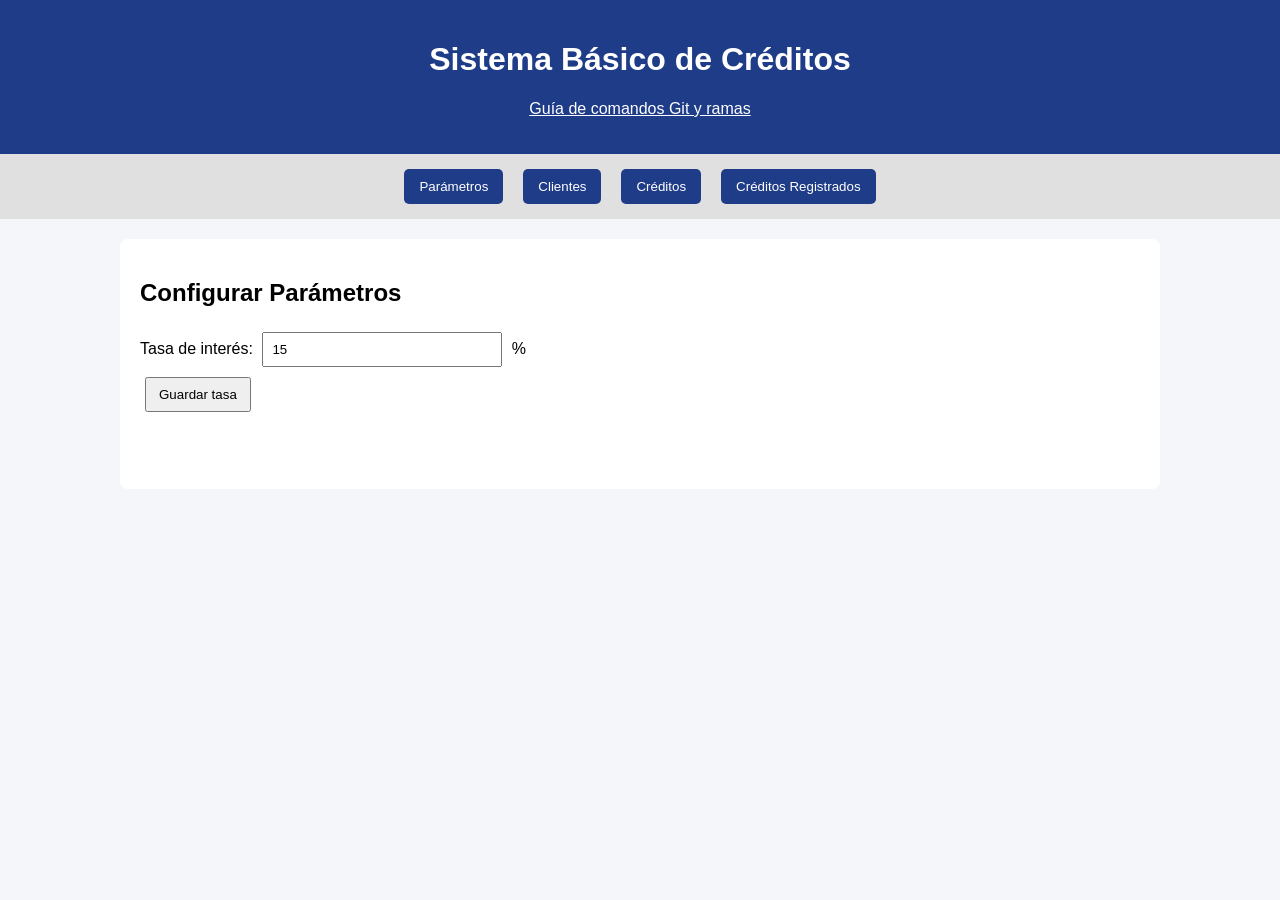
<file: index.html>
<!DOCTYPE html>
<html lang="es">
<head>
  <meta charset="UTF-8">
  <meta name="viewport" content="width=device-width, initial-scale=1">
  <title>Sistema de Créditos</title>
</head>
<body>

<header>
  <h1>Sistema Básico de Créditos</h1>
   <link rel="stylesheet" href="simulador_completo.css">
<p><a href="Ramas/index.html">Guía de comandos Git y ramas</a></p>
</header>

<nav>
  <button onclick="mostrarSeccion('parametros')">Parámetros</button>
  <button onclick="mostrarSeccion('clientes')">Clientes</button>
  <button onclick="mostrarSeccion('creditos')">Créditos</button>
<button onclick="mostrarSeccion('listaCreditos')">Créditos Registrados</button>
</nav>

<section id="parametros" class="activa">
  <h2>Configurar Parámetros</h2>

  <label for="tasaInteres">Tasa de interés:</label>
  <input type="number" id="tasaInteres" min="10" max="20" value="15" step="any">
  <span>%</span>

  <br>
  <button onclick="guardarTasa()">Guardar tasa</button>

  <p id="mensajeTasa" role="status"></p>
</section>

<section id="clientes">
  <h2>Registro de Clientes</h2>

  <div class="campos">
    <label>Cédula<input type="text" id="cedula" placeholder="Ej. 0101234567" inputmode="numeric"></label>
    <label>Nombre<input type="text" id="nombre" placeholder="Nombre del cliente"></label>
    <label>Apellido<input type="text" id="apellido" placeholder="Apellido del cliente"></label>
    <label>Ingresos<input type="number" id="ingresos" placeholder="Ingresos mensuales" min="0" step="any"></label>
    <label>Egresos<input type="number" id="egresos" placeholder="Egresos mensuales" min="0" step="any"></label>
  </div>
  <button id="btnGuardarCliente" onclick="guardarCliente()">Guardar cliente</button>
  <button onclick="limpiar()">Limpiar</button>
  <p id="mensajeCliente" role="status"></p>
  <div class="tabla-contenedor">
  <table>
    <thead>
      <tr>
        <th>Cédula</th>
        <th>Nombre</th>
        <th>Apellido</th>
        <th>Ingresos</th>
        <th>Egresos</th>
        <th>Acciones</th>
      </tr>
    </thead>
    <tbody id="tablaClientes">
    </tbody>
  </table>
  </div>
</section>



<section id="creditos">
  <h2>Solicitar Crédito</h2>

  <label for="buscarCedulaCredito">Cédula del cliente</label>
  <input type="text" id="buscarCedulaCredito" placeholder="Ingrese la cédula" oninput="invalidarBusquedaCredito()">
  <button onclick="buscarClienteCredito()">Buscar cliente</button>

  <div id="datosClienteCredito" class="card"></div>

  <label for="montoCredito">Monto solicitado ($)</label>
  <input type="number" id="montoCredito" min="0.01" step="any" placeholder="Ej. 1200" oninput="limpiarResultadoCredito()">
  <label for="plazoCredito">Plazo en meses</label>
  <input type="number" id="plazoCredito" min="1" step="1" placeholder="Ej. 12" oninput="limpiarResultadoCredito()">

  <br>

  <button onclick="calcularCredito()">Calcular crédito</button>

  <p>Modelo del taller: interés simple anual. Capacidad mensual = ingresos - egresos. La tasa se configura en Parámetros.</p>
  <div id="resultadoCredito" role="status"></div>
  <button id="btnAsignarCredito" onclick="asignarCredito()" disabled>Asignar Crédito</button>
  <p id="mensajeAsignacion" role="status"></p>

</section>


<section id="listaCreditos">
  <h2>Créditos Registrados</h2>

  <label for="buscarCedulaListado">Cédula del cliente</label>
  <input type="text" id="buscarCedulaListado" placeholder="Ingrese la cédula">
  <button onclick="buscarCreditosCliente()">Buscar</button>
  <button onclick="pintarCreditos(creditos)">Ver todos</button>

  <p id="mensajeHistorial" role="status"></p>
  <div class="tabla-contenedor"><table>
    <thead>
      <tr>
        <th>Cédula</th>
        <th>Nombre</th>
        <th>Apellido</th>
        <th>Monto</th>
        <th>Tasa</th>
        <th>Plazo</th>
        <th>Cuota</th>
      </tr>
    </thead>
    <tbody id="tablaCreditos">
    </tbody>
  </table></div>
</section>

<script src="utilitarios.js"></script>
<script src="simulador_completo.js"></script>
</body>
</html>
</file>
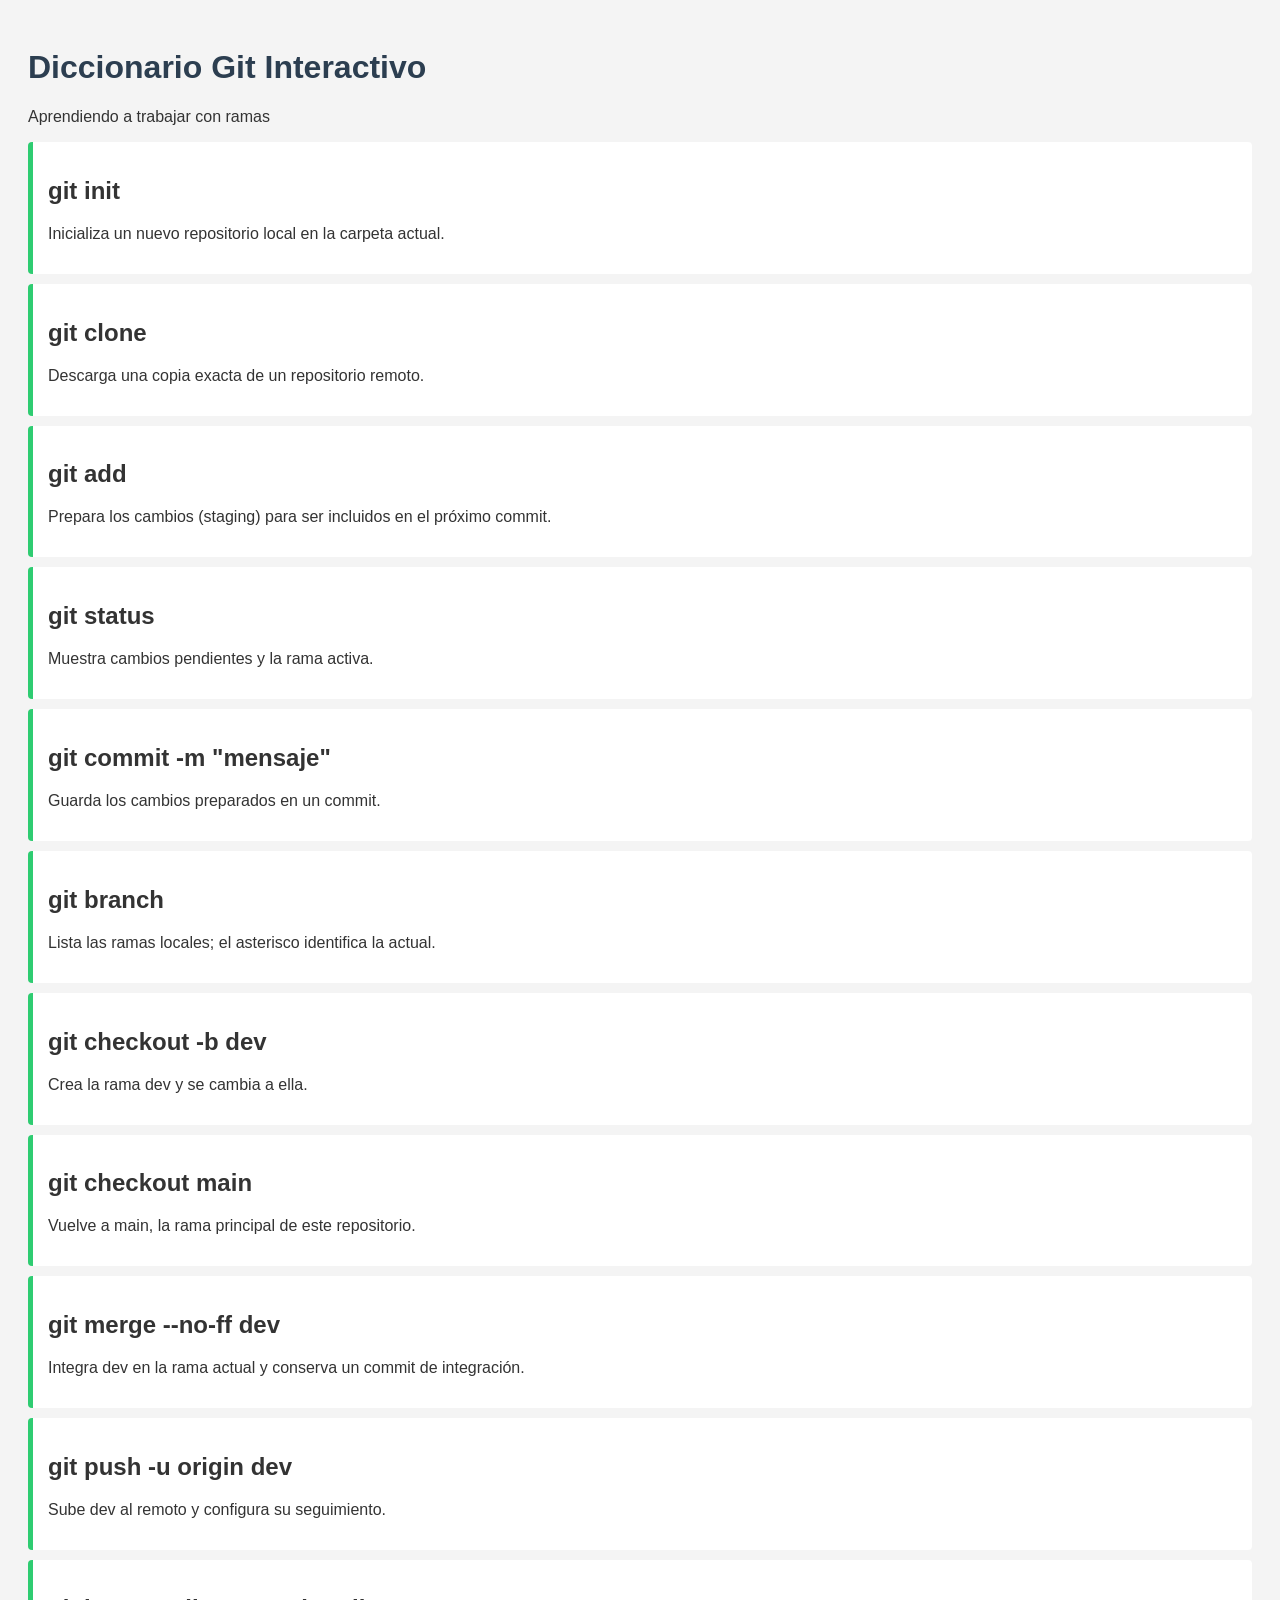
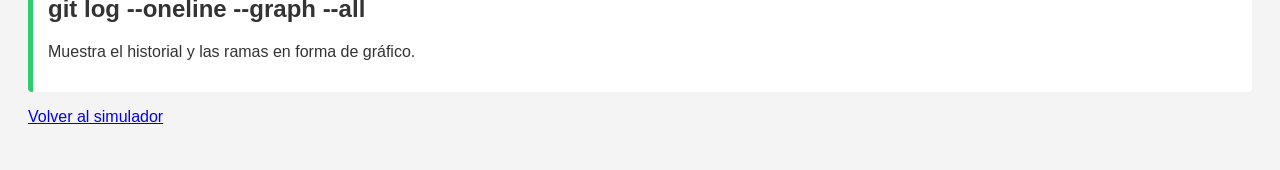
<file: Ramas/index.html>
<!DOCTYPE html>
<html lang="es">
<head>
    <meta charset="UTF-8">
    <meta name="viewport" content="width=device-width, initial-scale=1.0">
    <title>Guía de Comandos Git</title>
    <link rel="stylesheet" href="style.css">
</head>
<body>
    <header>
        <h1>Diccionario Git Interactivo</h1>
        <p>Aprendiendo a trabajar con ramas</p>
    </header>
    <main id="contenedor">
        <section class="comando">
            <h2>git init</h2>
            <p>Inicializa un nuevo repositorio local en la carpeta actual.</p>
        </section>
        <section class="comando">
            <h2>git clone</h2>
            <p>Descarga una copia exacta de un repositorio remoto.</p>
        </section>
        <section class="comando">
            <h2>git add</h2>
            <p>Prepara los cambios (staging) para ser incluidos en el próximo commit.</p>
        </section>
        <section class="comando"><h2>git status</h2><p>Muestra cambios pendientes y la rama activa.</p></section>
<section class="comando"><h2>git commit -m &quot;mensaje&quot;</h2><p>Guarda los cambios preparados en un commit.</p></section>
<section class="comando"><h2>git branch</h2><p>Lista las ramas locales; el asterisco identifica la actual.</p></section>
<section class="comando"><h2>git checkout -b dev</h2><p>Crea la rama dev y se cambia a ella.</p></section>
<section class="comando"><h2>git checkout main</h2><p>Vuelve a main, la rama principal de este repositorio.</p></section>
<section class="comando"><h2>git merge --no-ff dev</h2><p>Integra dev en la rama actual y conserva un commit de integración.</p></section>
<section class="comando"><h2>git push -u origin dev</h2><p>Sube dev al remoto y configura su seguimiento.</p></section>
<section class="comando"><h2>git log --oneline --graph --all</h2><p>Muestra el historial y las ramas en forma de gráfico.</p></section>
<!-- Aquí los estudiantes agregarán más comandos luego -->
    <p><a href="../index.html">Volver al simulador</a></p></main>
</body>
</html>
</file>
<file: simulador_completo.css>
body {
      font-family: Arial, sans-serif;
      background: #f4f6f9;
      margin: 0;
      padding: 0;
    }

    header {
      background: #1f3c88;
      color: white;
      padding: 20px;
      text-align: center;
    }

    nav {
      display: flex;
      justify-content: center;
      background: #e0e0e0;
      padding: 10px;
      gap: 10px;
      flex-wrap: wrap;
    }

    nav button {
      padding: 10px 15px;
      border: none;
      background: #1f3c88;
      color: white;
      cursor: pointer;
      border-radius: 5px;
    }

    nav button:hover {
      background: #14275c;
    }

    section {
      display: none;
      padding: 20px;
      max-width: 1000px;
      margin: auto;
      background: white;
      margin-top: 20px;
      border-radius: 8px;
    }

    section.activa {
      display: block;
    }

    input, select {
      padding: 8px;
      margin: 5px;
      width: 220px;
    }

    button {
      padding: 8px 12px;
      margin: 5px;
      cursor: pointer;
    }

    table {
      width: 100%;
      border-collapse: collapse;
      margin-top: 15px;
    }

    th, td {
      border: 1px solid #ccc;
      padding: 8px;
      text-align: center;
    }

    th {
      background: #1f3c88;
      color: white;
    }

    .aprobado {
      background: #d4edda;
      color: #155724;
      padding: 15px;
      border-radius: 5px;
      font-weight: bold;
      margin-top: 15px;
    }

    .rechazado {
      background: #f8d7da;
      color: #721c24;
      padding: 15px;
      border-radius: 5px;
      font-weight: bold;
      margin-top: 15px;
    }

    .card {
      background: #f1f1f1;
      padding: 15px;
      border-radius: 5px;
      margin-top: 10px;
    }
  
.campos { display:flex; flex-wrap:wrap; gap:10px; }
.campos label { display:flex; flex-direction:column; font-weight:bold; }
.campos input { margin-left:0; max-width:100%; box-sizing:border-box; }
.tabla-contenedor { overflow-x:auto; }
input[readonly] { background:#eee; }
[role="status"] { min-height:20px; }
@media(max-width:600px) { section { margin:12px; padding:15px; } }

button:disabled{cursor:not-allowed;opacity:.5} header a{color:white}
</file>
<file: Ramas/style.css>
body { font-family: sans-serif; background-color: #f4f4f4; color: #333; padding: 20px; }
.comando { background: white; padding: 15px; margin-bottom: 10px; border-left: 5px solid #2ecc71; border-radius: 4px; }
h1 { color: #2c3e50; }
</file>
